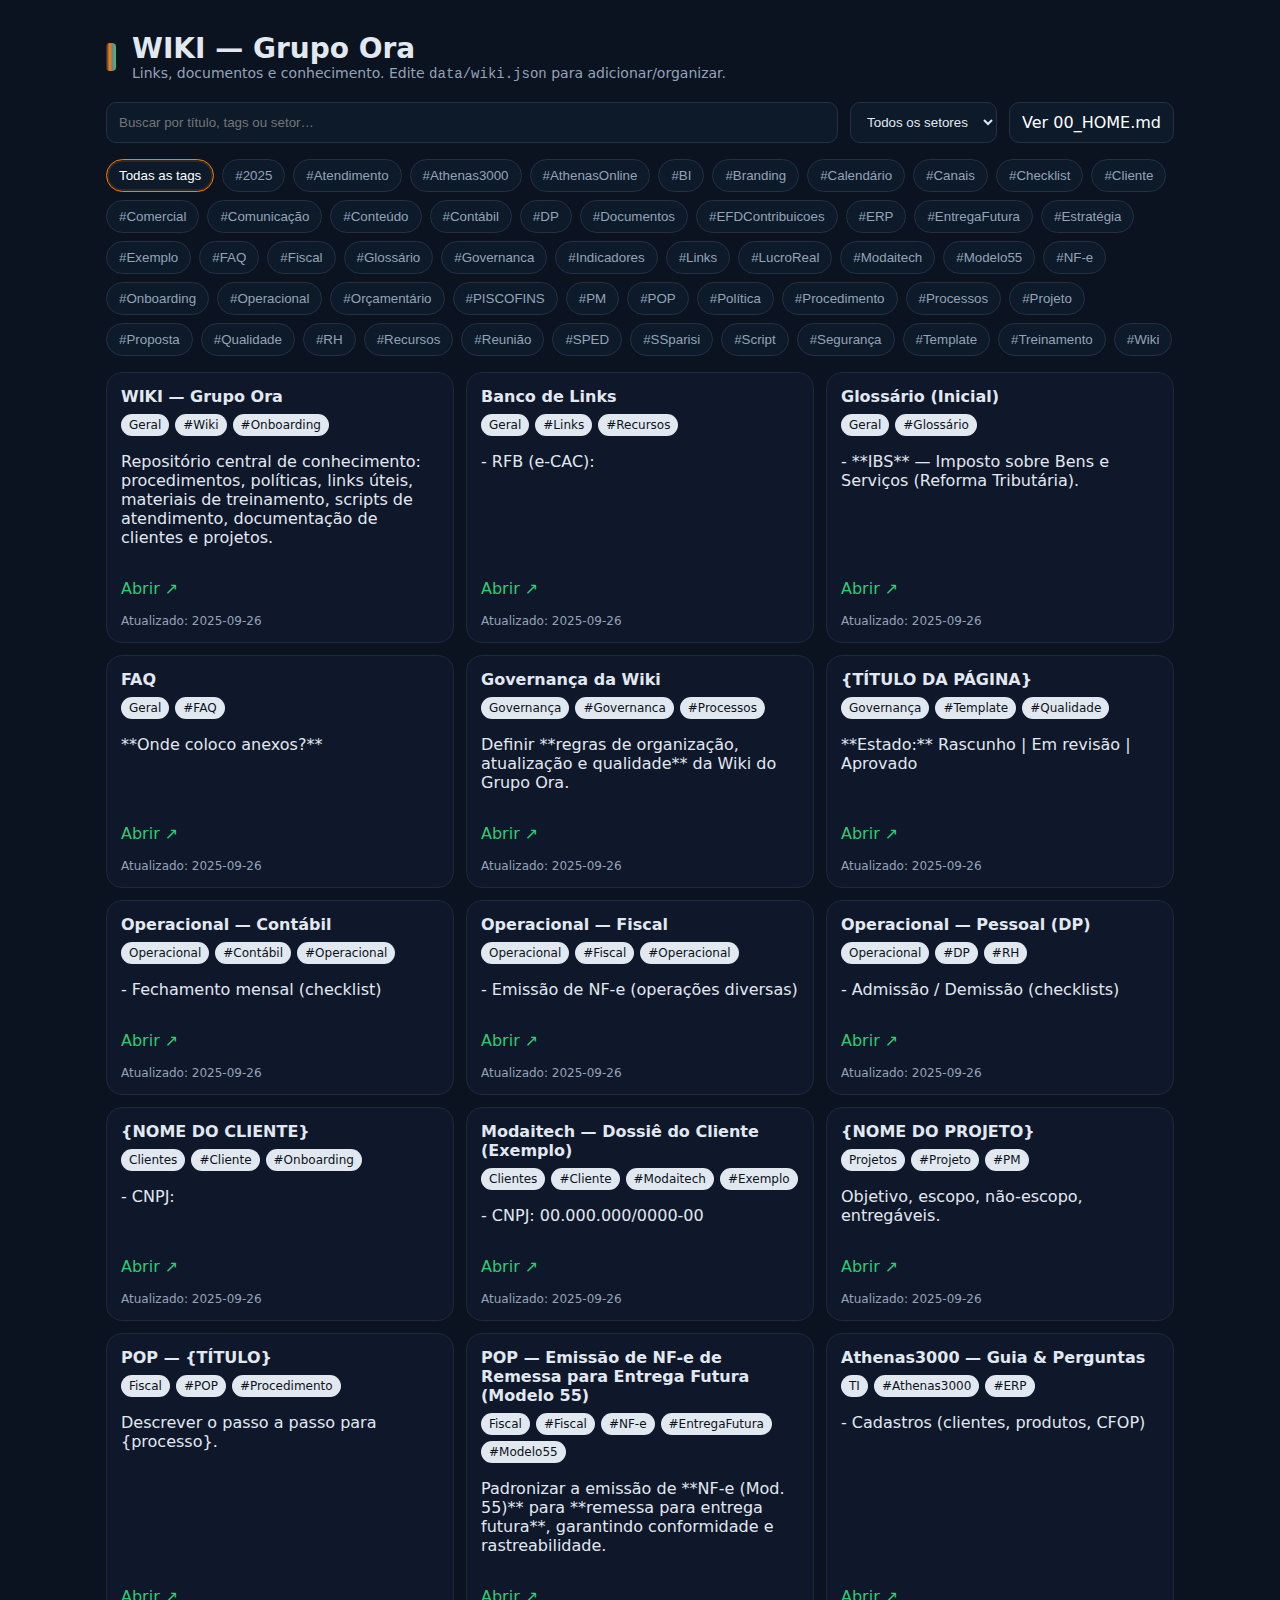
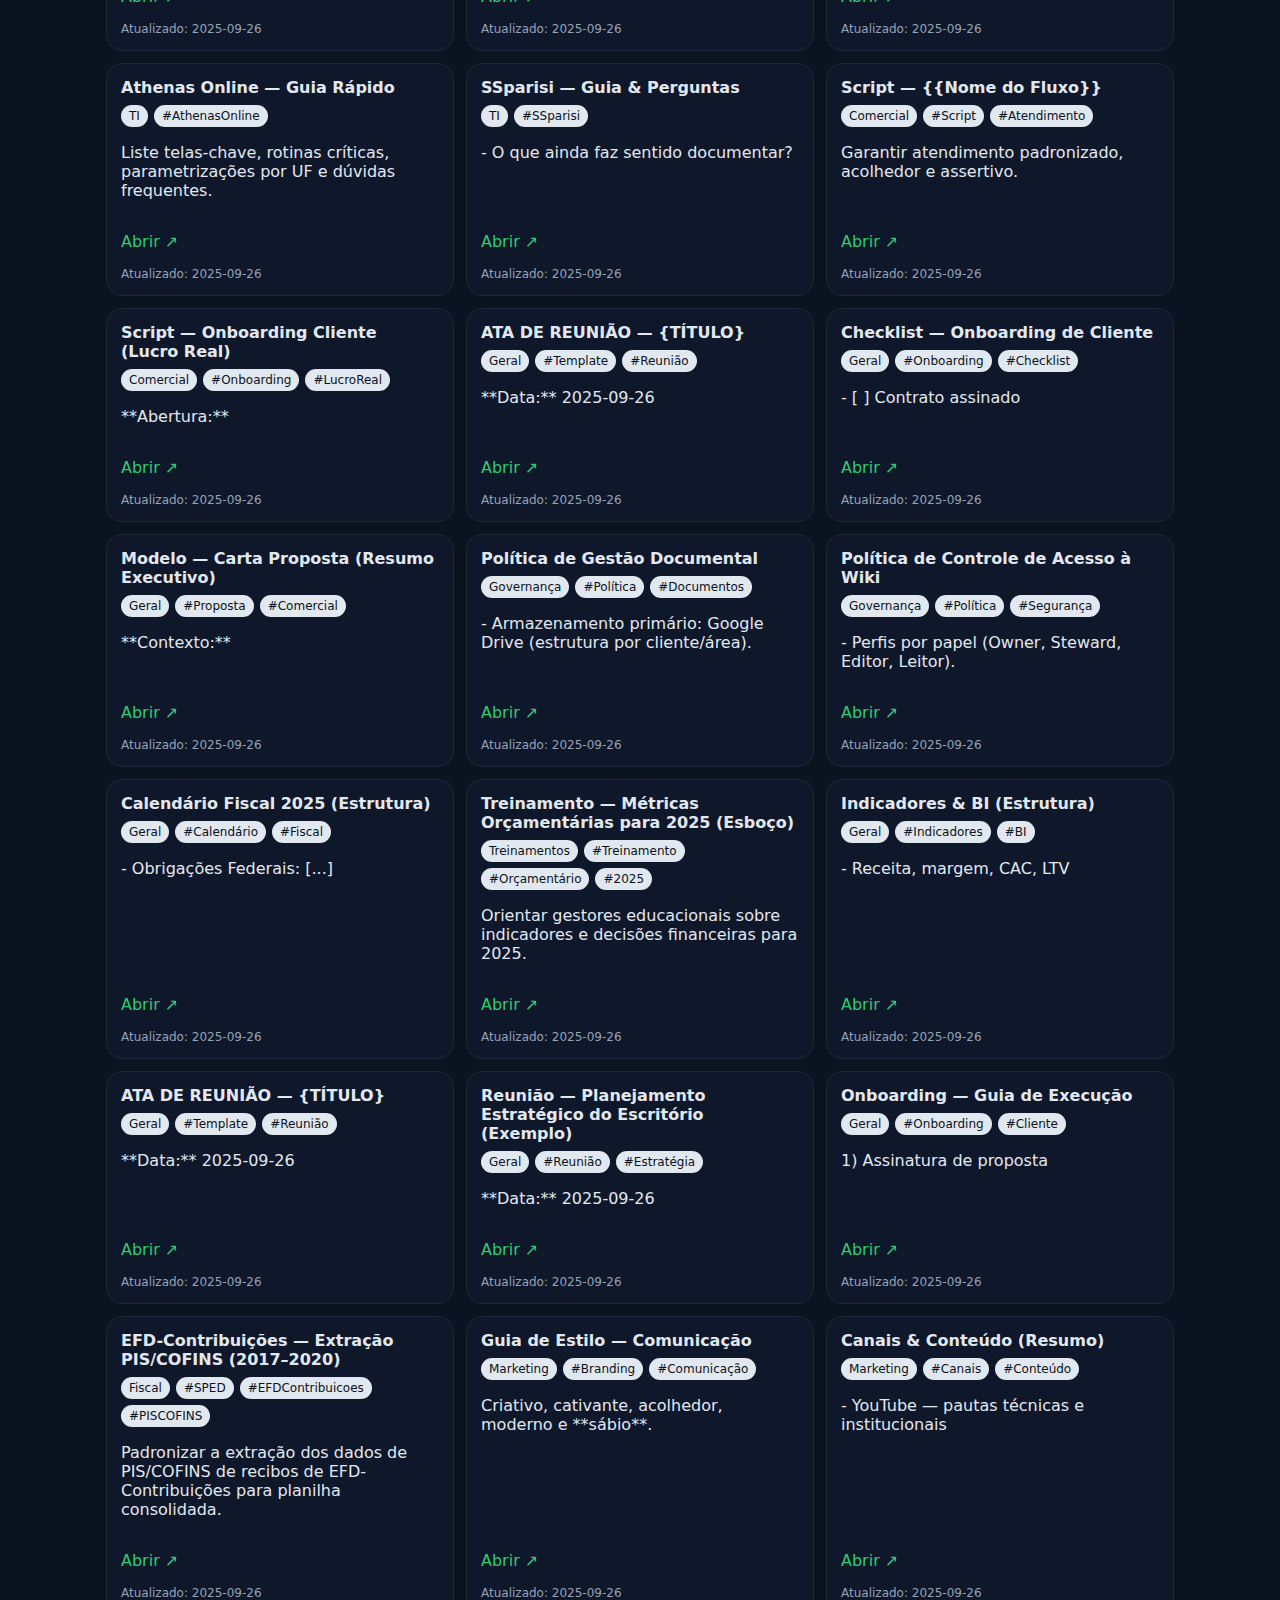
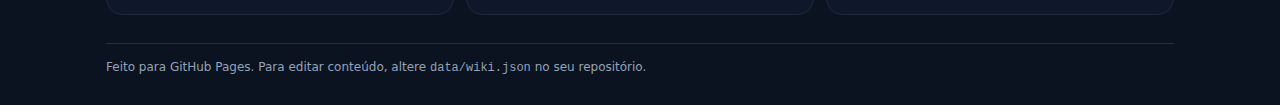
<file: index.html>
<!doctype html>
<html lang="pt-br">
<head>
<meta charset="utf-8">
<meta name="viewport" content="width=device-width, initial-scale=1">
<title>WIKI • Grupo Ora</title>
<link rel="icon" href="data:image/svg+xml,%3Csvg xmlns='http://www.w3.org/2000/svg' viewBox='0 0 64 64'%3E%3Ccircle cx='32' cy='32' r='28' fill='%2304294B'/%3E%3Cpath d='M14 34c8 8 15 8 23-10' stroke='%23FF7A00' stroke-width='6' fill='none'/%3E%3Cpath d='M28 46c10-4 16-10 22-26' stroke='%232ECC71' stroke-width='6' fill='none'/%3E%3C/svg%3E">
<link rel="stylesheet" href="assets/style.css">
</head>
<body>
  <div class="container">
    <div class="header">
      <div class="brand"></div>
      <div>
        <h1>WIKI — Grupo Ora</h1>
        <div class="sub">Links, documentos e conhecimento. Edite <code>data/wiki.json</code> para adicionar/organizar.</div>
      </div>
    </div>

    <div class="toolbar">
      <input type="search" id="q" placeholder="Buscar por título, tags ou setor…">
      <select id="sector">
        <option value="">Todos os setores</option>
      </select>
      <a class="btn" href="00_HOME.md" target="_blank" rel="noopener">Ver 00_HOME.md</a>
    </div>

    <div id="tabs" class="tabs"></div>
    <div id="cards" class="grid"></div>

    <div class="footer">
      <hr>
      <div>Feito para GitHub Pages. Para editar conteúdo, altere <code>data/wiki.json</code> no seu repositório.</div>
    </div>
  </div>

<script>
const state = { data: [], sector: "", tag: "", q: "" };

function isMd(url){
  return url && (url.endsWith('.md') || url.endsWith('.MD') || url.endsWith('.markdown'));
}
function targetUrl(item){
  if(!item.url) return '#';
  if(/^https?:/i.test(item.url)) return item.url;
  // interno
  return isMd(item.url) ? ('viewer.html?src='+encodeURIComponent(item.url)) : item.url;
}

async function load() {
  const res = await fetch('data/wiki.json', {cache:'no-store'});
  state.data = await res.json();

  // Build sector select
  const sectors = Array.from(new Set(state.data.map(x => x.sector))).sort();
  const sel = document.getElementById('sector');
  sectors.forEach(s => { const o=document.createElement('option'); o.value=s; o.textContent=s; sel.appendChild(o); });

  buildTabs();
  render();
}

function buildTabs(){
  const allTags = new Set();
  state.data.forEach(x => (x.tags||[]).forEach(t=>allTags.add(t)));
  const tabs = document.getElementById('tabs');
  tabs.innerHTML = '';
  const make = (label,val)=>{
    const el = document.createElement('button');
    el.className = 'tab'+(state.tag===val?' active':'');
    el.textContent = label;
    el.onclick = ()=>{ state.tag = val; render(); buildTabs(); };
    tabs.appendChild(el);
  };
  make('Todas as tags','');
  Array.from(allTags).sort().forEach(t => make('#'+t, t));
}

function match(item){
  if(state.sector && item.sector !== state.sector) return false;
  if(state.tag && !(item.tags||[]).includes(state.tag)) return false;
  if(state.q){
    const q = state.q.toLowerCase();
    const text = (item.title + ' ' + (item.desc||'') + ' ' + item.sector + ' ' + (item.tags||[]).join(' ')).toLowerCase();
    if(!text.includes(q)) return false;
  }
  return true;
}

function render(){
  const cards = document.getElementById('cards');
  cards.innerHTML = '';
  state.data.filter(match).forEach(item => {
    const card = document.createElement('div');
    card.className = 'card';
    card.innerHTML = `
      <div>
        <h3>${item.title}</h3>
        <div class="badges">
          <span class="badge">${item.sector}</span>
          ${(item.tags||[]).map(t=>`<span class="badge">#${t}</span>`).join('')}
        </div>
        <p>${item.desc||''}</p>
      </div>
      <div>
        <p><a href="${targetUrl(item)}" target="_blank" rel="noopener">Abrir ↗</a></p>
        <div class="meta">${item.updated?('Atualizado: '+item.updated):''}</div>
      </div>
    `;
    cards.appendChild(card);
  });
}

document.getElementById('sector').addEventListener('change', (e)=>{ state.sector = e.target.value; render(); });
document.getElementById('q').addEventListener('input', (e)=>{ state.q = e.target.value; render(); });

load();
</script>
</body>
</html>
</file>
<file: assets/style.css>
:root{
  --bg:#0b1220; --card:#0f172a; --muted:#94a3b8; --text:#e2e8f0;
  --brand1:#04294B; --brand2:#FF7A00; --brand3:#708090; --brand4:#2ECC71;
}
*{box-sizing:border-box}
html,body{margin:0;padding:0;background:var(--bg);color:var(--text);font-family:Inter,system-ui,-apple-system,Segoe UI,Roboto,Ubuntu,Arial}
a{color:var(--brand4);text-decoration:none}
a:hover{text-decoration:underline}
.container{max-width:1100px;margin:32px auto;padding:0 16px}
.header{display:flex;align-items:center;gap:16px;margin-bottom:20px}
.brand{width:10px;height:28px;background:linear-gradient(90deg,var(--brand1),var(--brand2),var(--brand3),var(--brand4));border-radius:4px}
h1{font-size:28px;margin:0}
.sub{color:var(--muted);font-size:14px}
.toolbar{display:flex;flex-wrap:wrap;gap:12px;margin:16px 0}
input[type="search"]{flex:1;min-width:180px;padding:10px 12px;border-radius:10px;border:1px solid #263043;background:#0c1a2a;color:var(--text)}
select{padding:10px 12px;border-radius:10px;border:1px solid #263043;background:#0c1a2a;color:var(--text)}
.tabs{display:flex;flex-wrap:wrap;gap:8px;margin:8px 0 16px}
.tab{padding:8px 12px;border:1px solid #263043;border-radius:999px;color:var(--muted);cursor:pointer;background:#0c1a2a}
.tab.active{color:#fff;border-color:var(--brand2);box-shadow:0 0 0 2px #ff7a0026 inset}
.grid{display:grid;grid-template-columns:repeat(auto-fill,minmax(280px,1fr));gap:12px}
.card{background:var(--card);border:1px solid #1e293b;border-radius:16px;padding:14px;display:flex;flex-direction:column;justify-content:space-between}
.card h3{margin:0 0 8px 0;font-size:16px}
.badges{display:flex;gap:6px;flex-wrap:wrap;margin-bottom:8px}
.badge{font-size:12px;color:#0b1220;background:#e2e8f0;border-radius:999px;padding:4px 8px}
.meta{color:var(--muted);font-size:12px;margin-top:8px}
.footer{margin:28px 0;color:var(--muted);font-size:12px}
hr{border:0;border-top:1px solid #233046;margin:16px 0}
.btn{display:inline-block;padding:10px 12px;border-radius:10px;border:1px solid #263043;background:#0c1a2a;color:#fff}
</file>
